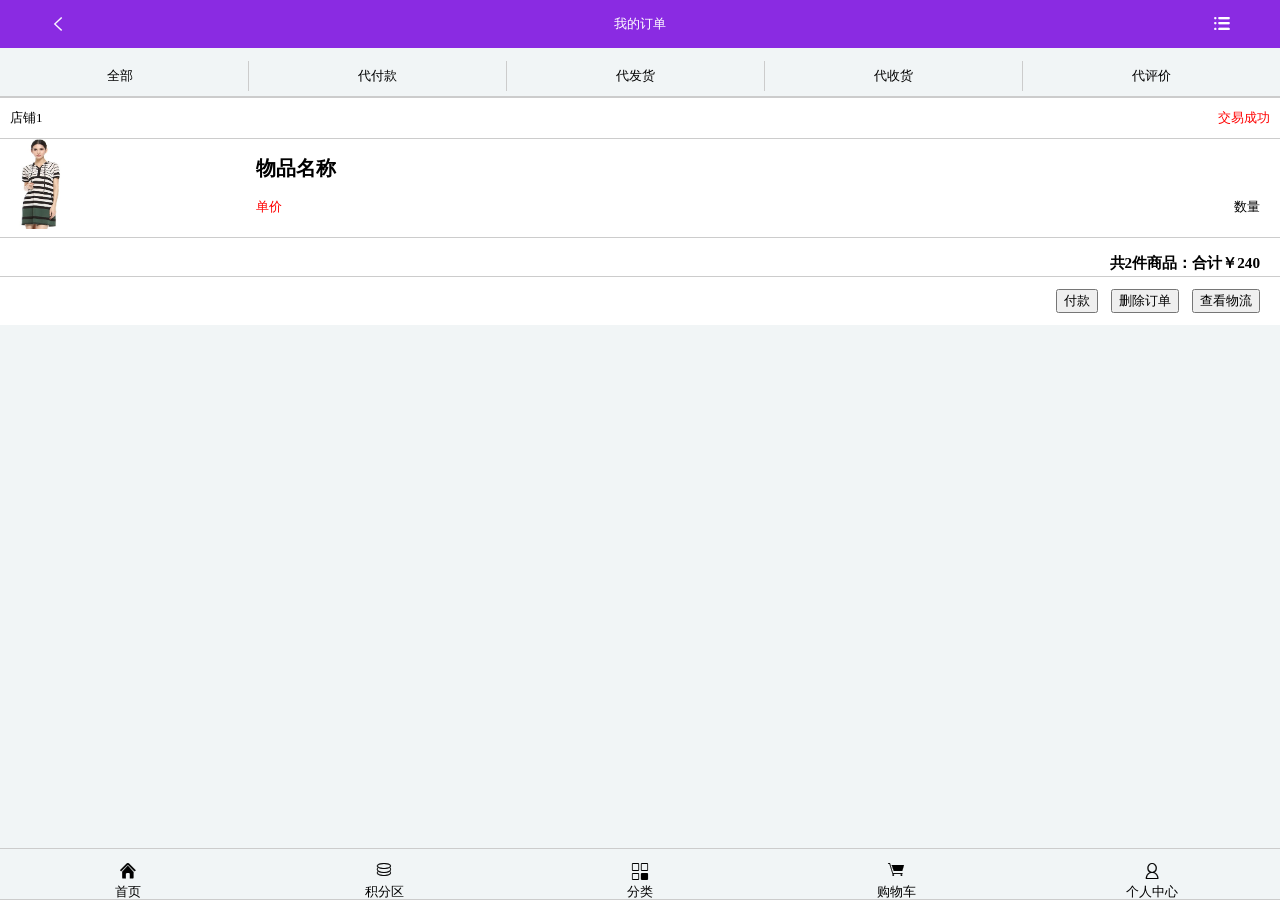
<file: app/html/dingdan.html>
<!DOCTYPE html>
<html>
	<head>
		<meta charset="UTF-8">
		<title>我的订单</title>
		<link rel="stylesheet" href="../tubiao/iconfont.css">
		<meta name="viewport" content="width=device-width,initial-scale=1">
		<link type="text/css" rel="stylesheet" href="../css/style.css" />
	</head>
	<body>
		<header class="header">
				<span class="iconfont icon-left"></span>
				<span>我的订单</span>
			    <span class="iconfont icon-caidan"></span>
		</header>
		<nav class="nav">
			<ul>
				<li>全部</li>
				<li>代付款</li>
				<li>代发货</li>
				<li>代收货</li>
				<li>代评价</li>
			</ul>
		</nav>
		<section class="DDsection">
			<div class="dingdan1">
                <div class="dingdan1_1">
                	<span>店铺1</span><span>交易成功</span>
                </div>		
                <div class="dingdan1_2">
                	<div class="dingdan1_2_1">
                		<img src="../img/56.jpg"/>
                	</div>
                	<div class="dingdan1_2_2">
                		<h2>物品名称</h2>
                		<span>单价</span>
                		<span>数量</span>
                	</div>
                </div>	
                <div class="dingdan1_3">
                	<h3 class="hh3">共<b>2</b>件商品：合计<span>￥240</span></h3>
                </div>	
                <div class="dingdan1_4">
                	<span>
	                	 <button>付款</button>
	                	 <button>删除订单</button>
	                	 <button>查看物流</button>
                	</span>
                </div>	
			</div>
		</section>
		<footer class="footer">
			<ul>
				<li><a><span><span class = "iconfont icon-shouye"></span><p>首页</p></a></li>
				<li><a><span><span class = "iconfont icon-jifen"></span><p>积分区</p></a></li>
				<li><a><span><span class = "iconfont icon-fenlei"></span><p>分类</p></a></li>
				<li><a><span><span class = "iconfont icon-gouwuche"></span><p>购物车</p></a></li>
				<li><a><span><span class = "iconfont icon-geren"></span><p>个人中心</p></a></li>
			</ul>
		</footer>
	</body>
</html>
</file>
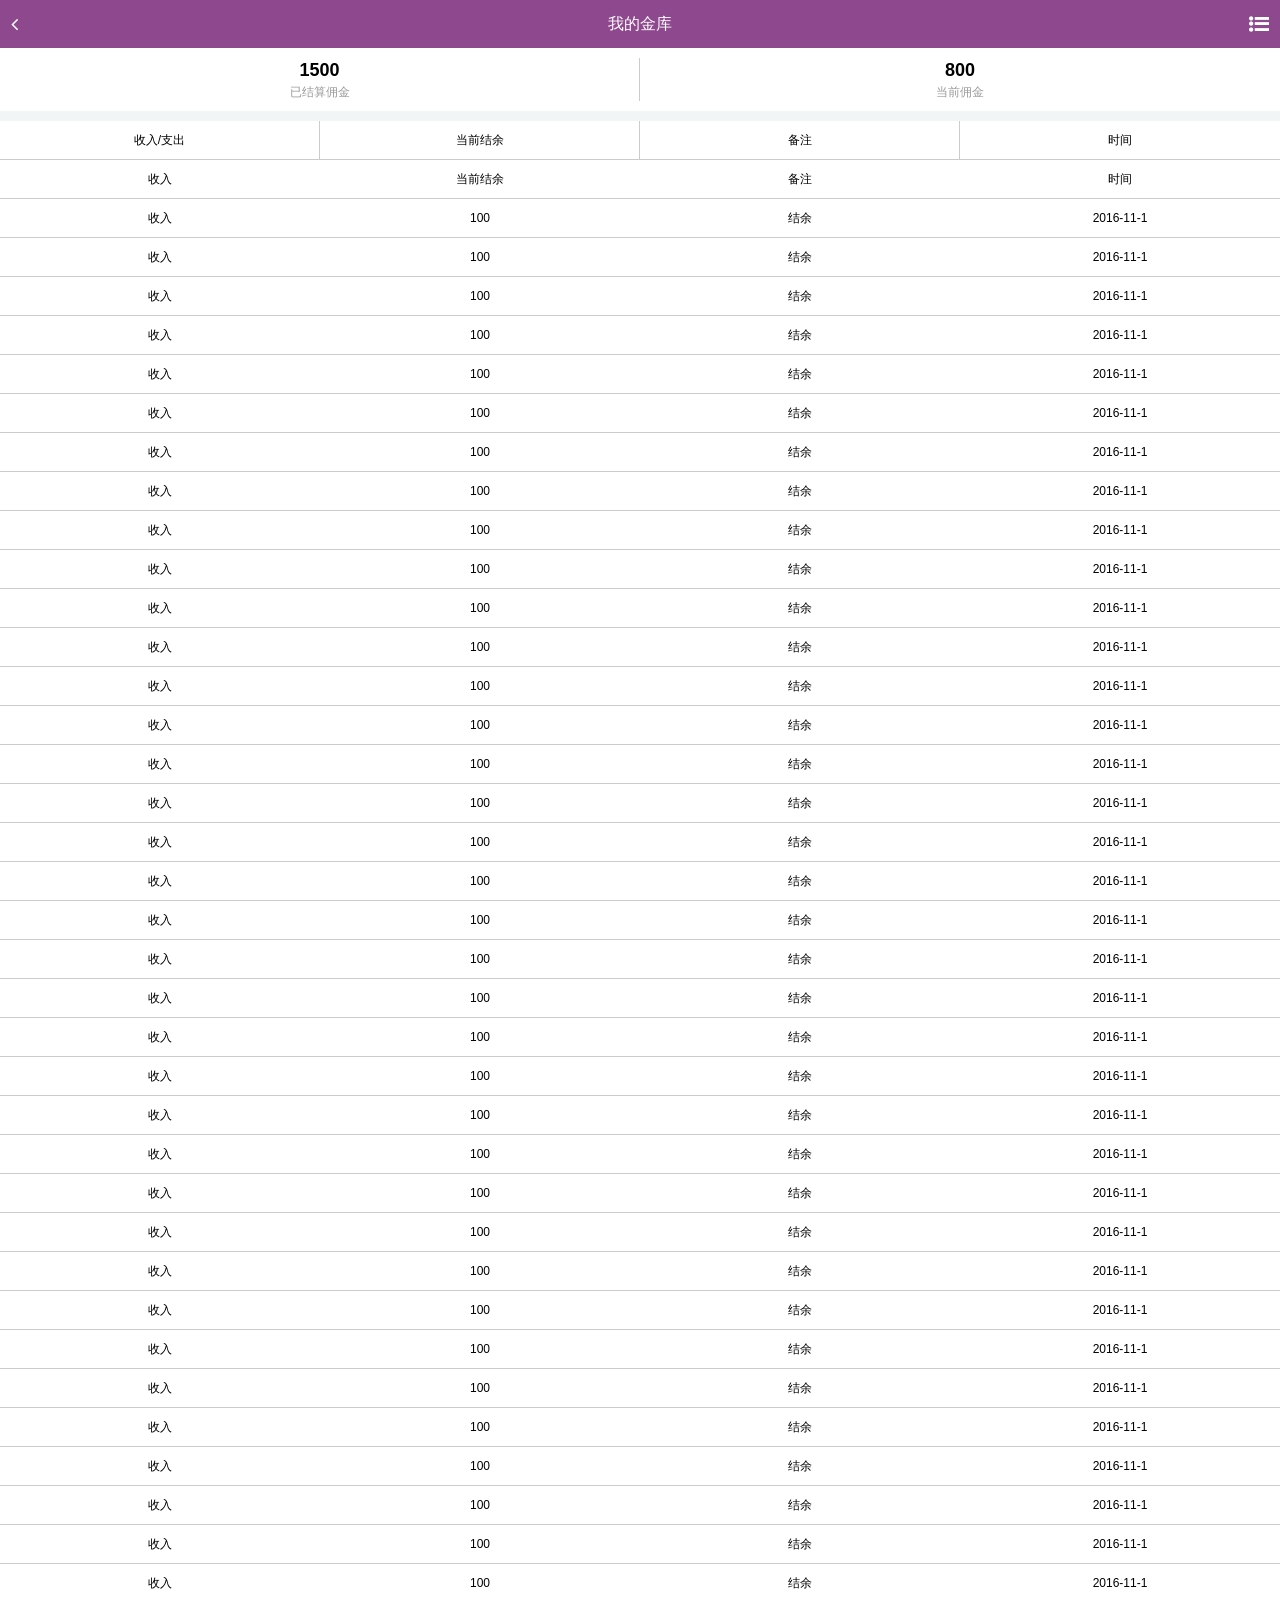
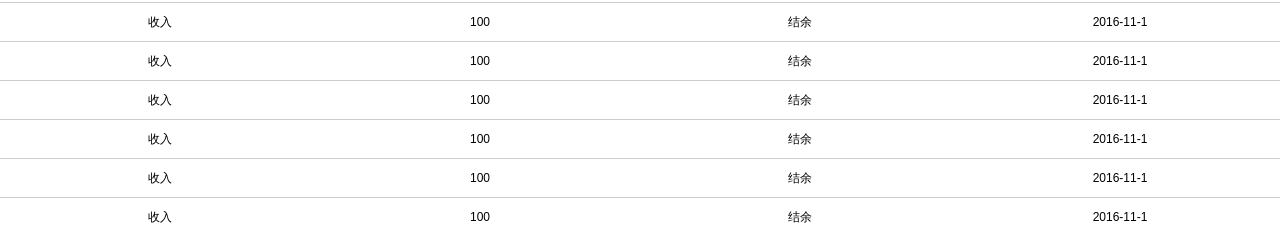
<file: app/html/myVault.html>
<!DOCTYPE html>
<html lang="en">

	<head>
		<meta charset="UTF-8">
		<title>Document</title>
		<link rel="stylesheet" href="../assets/bootstrap/dist/css/bootstrap.min.css" />
		<link rel="stylesheet" href="../assets/fontAwesome/css/font-awesome.min.css" />
		<link rel="stylesheet" href="../assets/swiper/swiper.min.css" />
		<link rel="stylesheet" href="../css/common.css" />
		<link rel="stylesheet" href="../css/myVault.css" />
		<script src="../assets/jquery/jquery.min.js"></script>
		<script src="../assets/bootstrap/dist/js/bootstrap.min.js"></script>
		<script src="../assets/swiper/swiper.jquery.min.js"></script>
		<script src="../js/myVault.js"></script>
	</head>
	<body style=" background: #f1f5f6;">
		<!--头部-->
		<header class="header">
			<i class="fa fa-angle-left" id="memu-left"></i>
			<div class="title">我的金库</div>
			<i class="fa fa-list-ul" id="memu-list"></i>
		</header>
		<!--主体内容-->
		<section class="content">
			<!--大标题-->
			<div class="user-finance">
				<div class="col-xs-6">
					<div>1500</div>
					<div>已结算佣金</div>
				</div>
				<div class="col-xs-6">
					<div>800</div>
					<div>当前佣金</div>
				</div>
			</div>
			<!--二级标题-->
			<div class="column-content">
				<div class="col-xs-3">收入/支出</div>
				<div class="col-xs-3">当前结余</div>
				<div class="col-xs-3">备注</div>
				<div class="col-xs-3">时间</div>
			</div>
			<!--收入支出列表-->
			<div class="list">
				<div class="row-content">
					<div class="col-xs-3">收入</div>
					<div class="col-xs-3">当前结余</div>
					<div class="col-xs-3">备注</div>
					<div class="col-xs-3">时间</div>
				</div>
			</div>
		</section>
		<!--脚部-->
		<footer class="footer"></footer>
	</body>

</html>
</file>
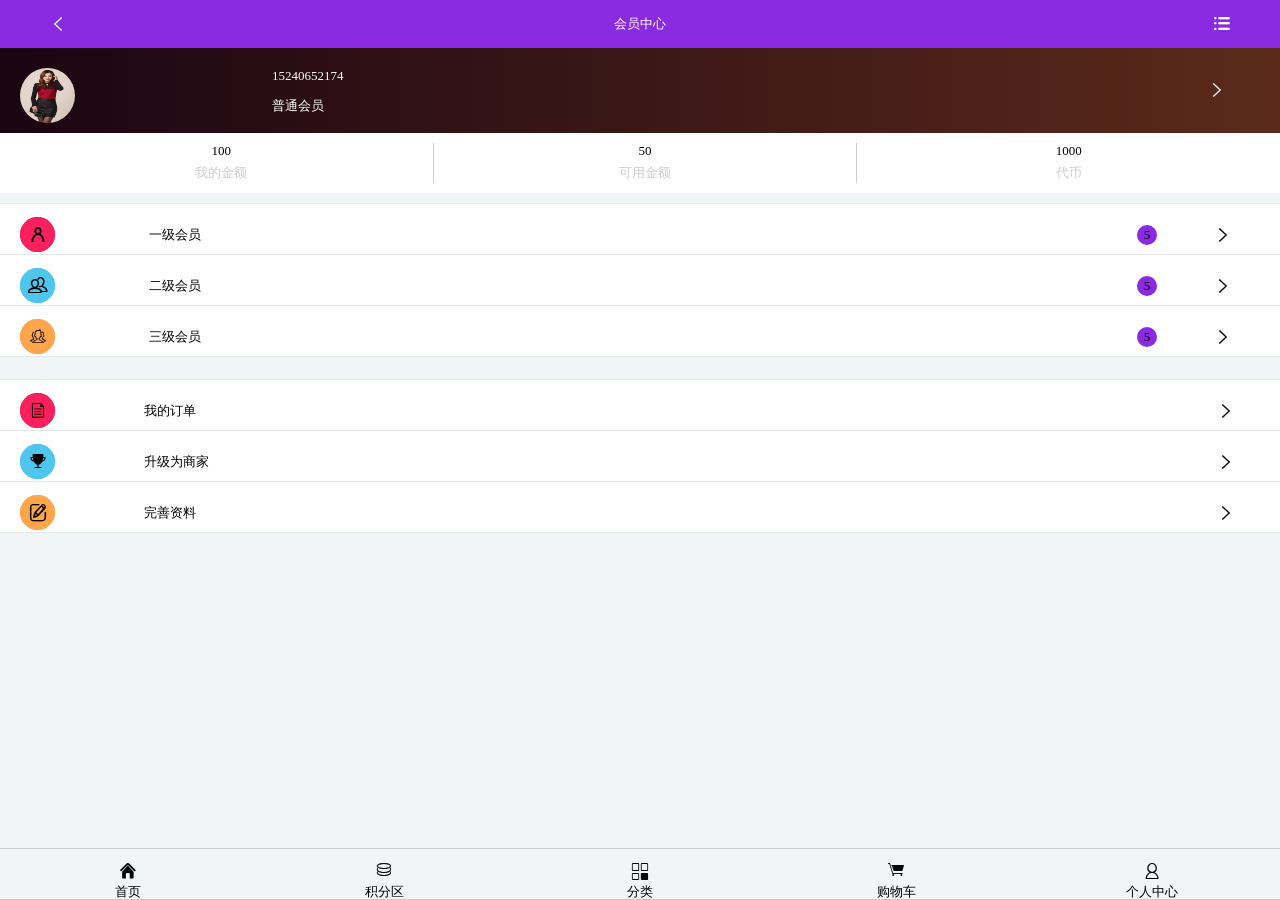
<file: app/html/zhongxin.html>
<!DOCTYPE html>
<html>
	<head>
		<meta charset="UTF-8">
		<link rel="stylesheet" href="../tubiao/iconfont.css">
		<title>个人中心</title>
		<meta name="viewport" content="width=device-width,initial-scale=1">
		<link type="text/css" rel="stylesheet" href="../css/style.css" />
	</head>
	<body>
		<header class="header">
				<span class="iconfont icon-left"></span>
				<span>会员中心</span>
			    <span class="iconfont icon-caidan"></span>
		</header>
		<section class="section">
			<div class="box1">
				<div><img src="../img/18.jpg"/></div>
				<div>
					<p>15240652174</p>
					<p>普通会员</p>
				</div>
				<div>
					<span class="iconfont icon-right"></span>
				</div>
				
			</div>
			<div class="box2">
				<ul>
					<li><span>100</span><p>我的金额</p></li>
					<li><span>50</span><p>可用金额</p></li>
					<li><span>1000</span><p>代币</p></li>
				</ul>
			</div>
			<div class="box3">
				<div>
					<ul>
						<li><span><span class = "iconfont icon-icon01"></span></span></li>
						<li>一级会员</li>
						<li><span>5</span></li>
						<li><span class="iconfont icon-right"></span></li>
					</ul>
				</div>
				<div>
					<ul>
						<li><span><span class = "iconfont icon-huiyuan"></span></span></li>
						<li>二级会员</li>
						<li><span>5</span></li>
						<li><span class="iconfont icon-right"></span></li>
					</ul>
				</div>
				<div>
					<ul>
						<li><span><span class = "iconfont icon-huiyuan1"></span></span></li>
						<li>三级会员</li>
						<li><span>5</span></li>
						<li><span class="iconfont icon-right"></span></li>
					</ul>
				</div>
			</div>
			<div class="box4">
				<div>
					<ul>
						<li><span><span class = "iconfont icon-dingdan"></span></span></li>
						<li>我的订单</li>
						<li><span class="iconfont icon-right"></span></li>
					</ul>
				</div>
				<div>
					<ul>
						<li><span><span class = "iconfont icon-trophyfill"></span></span></li>
						<li>升级为商家</li>
						<li><span class="iconfont icon-right"></span></li>
					</ul>
				</div>
				<div>
					<ul>
						<li><span><span class = "iconfont icon-ziliaotianxie"></span></span></li>
						<li>完善资料</li>
						<li><span class="iconfont icon-right"></span></li>
					</ul>
				</div>
			</div>
		</section>
		<footer class="footer">
			<ul>
				<li><a><span><span class = "iconfont icon-shouye"></span><p>首页</p></a></li>
				<li><a><span><span class = "iconfont icon-jifen"></span><p>积分区</p></a></li>
				<li><a><span><span class = "iconfont icon-fenlei"></span><p>分类</p></a></li>
				<li><a><span><span class = "iconfont icon-gouwuche"></span><p>购物车</p></a></li>
				<li><a><span><span class = "iconfont icon-geren"></span><p>个人中心</p></a></li>
			</ul>
		</footer>
	</body>
</html>
</file>
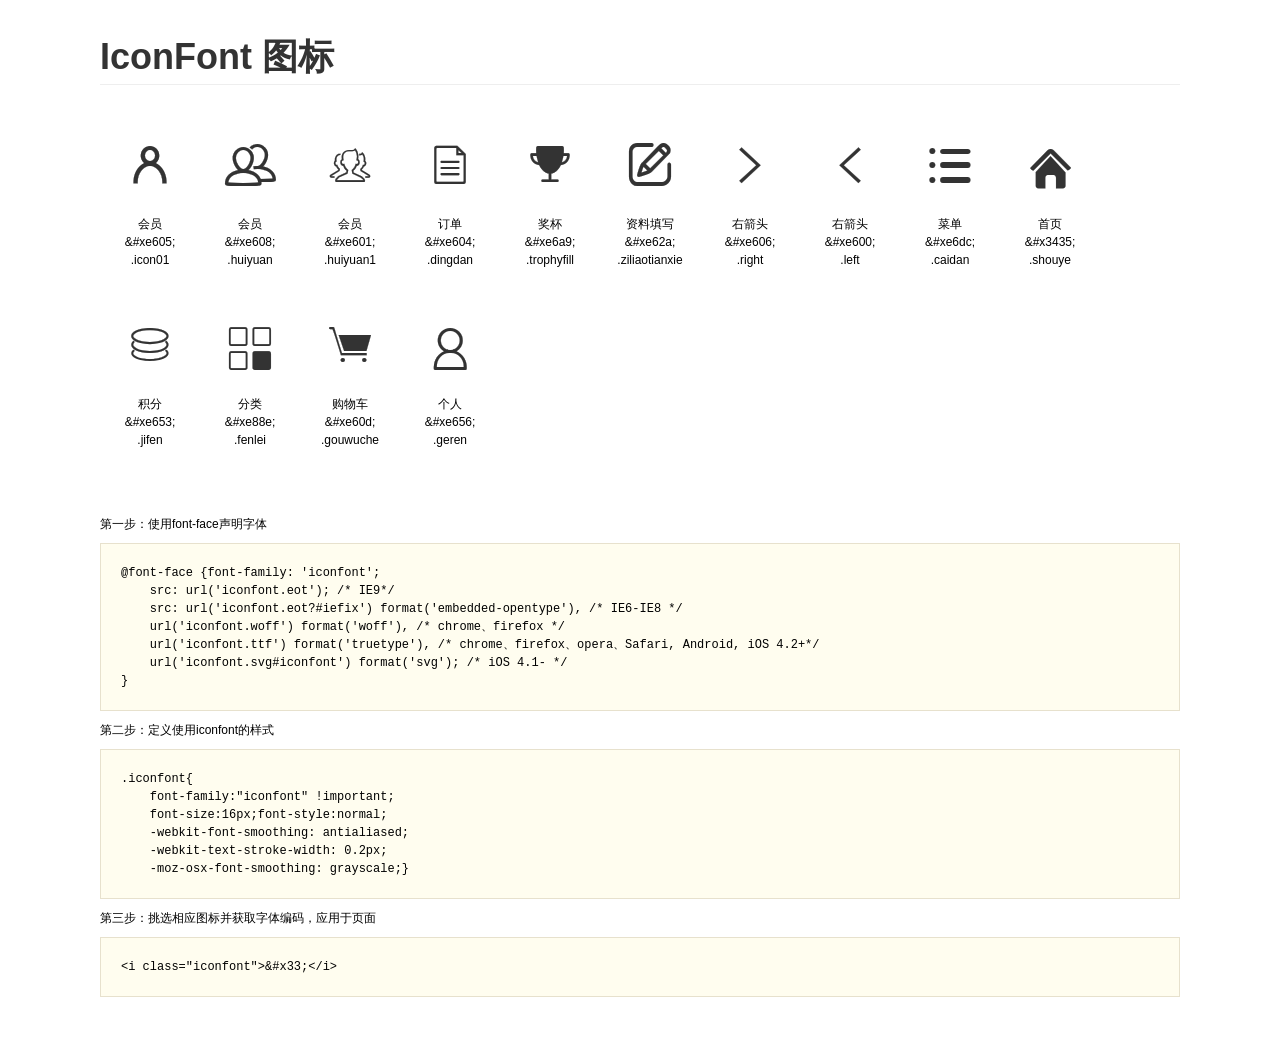
<file: app/tubiao/demo.html>
<!DOCTYPE html>
<html>
<head>
    <meta charset="utf-8"/>
    <title>IconFont</title>
    <link rel="stylesheet" href="demo.css">
    <link rel="stylesheet" href="iconfont.css">
</head>
<body>
    <div class="main">
        <h1>IconFont 图标</h1>
        <ul class="icon_lists clear">
            
                <li>
                <i class="icon iconfont">&#xe605;</i>
                    <div class="name">会员</div>
                    <div class="code">&amp;#xe605;</div>
                    <div class="fontclass">.icon01</div>
                </li>
            
                <li>
                <i class="icon iconfont">&#xe608;</i>
                    <div class="name">会员</div>
                    <div class="code">&amp;#xe608;</div>
                    <div class="fontclass">.huiyuan</div>
                </li>
            
                <li>
                <i class="icon iconfont">&#xe601;</i>
                    <div class="name">会员</div>
                    <div class="code">&amp;#xe601;</div>
                    <div class="fontclass">.huiyuan1</div>
                </li>
            
                <li>
                <i class="icon iconfont">&#xe604;</i>
                    <div class="name">订单</div>
                    <div class="code">&amp;#xe604;</div>
                    <div class="fontclass">.dingdan</div>
                </li>
            
                <li>
                <i class="icon iconfont">&#xe6a9;</i>
                    <div class="name">奖杯</div>
                    <div class="code">&amp;#xe6a9;</div>
                    <div class="fontclass">.trophyfill</div>
                </li>
            
                <li>
                <i class="icon iconfont">&#xe62a;</i>
                    <div class="name">资料填写</div>
                    <div class="code">&amp;#xe62a;</div>
                    <div class="fontclass">.ziliaotianxie</div>
                </li>
            
                <li>
                <i class="icon iconfont">&#xe606;</i>
                    <div class="name">右箭头</div>
                    <div class="code">&amp;#xe606;</div>
                    <div class="fontclass">.right</div>
                </li>
            
                <li>
                <i class="icon iconfont">&#xe600;</i>
                    <div class="name">右箭头</div>
                    <div class="code">&amp;#xe600;</div>
                    <div class="fontclass">.left</div>
                </li>
            
                <li>
                <i class="icon iconfont">&#xe6dc;</i>
                    <div class="name">菜单</div>
                    <div class="code">&amp;#xe6dc;</div>
                    <div class="fontclass">.caidan</div>
                </li>
            
                <li>
                <i class="icon iconfont">&#x3435;</i>
                    <div class="name">首页</div>
                    <div class="code">&amp;#x3435;</div>
                    <div class="fontclass">.shouye</div>
                </li>
            
                <li>
                <i class="icon iconfont">&#xe653;</i>
                    <div class="name">积分</div>
                    <div class="code">&amp;#xe653;</div>
                    <div class="fontclass">.jifen</div>
                </li>
            
                <li>
                <i class="icon iconfont">&#xe88e;</i>
                    <div class="name">分类</div>
                    <div class="code">&amp;#xe88e;</div>
                    <div class="fontclass">.fenlei</div>
                </li>
            
                <li>
                <i class="icon iconfont">&#xe60d;</i>
                    <div class="name">购物车</div>
                    <div class="code">&amp;#xe60d;</div>
                    <div class="fontclass">.gouwuche</div>
                </li>
            
                <li>
                <i class="icon iconfont">&#xe656;</i>
                    <div class="name">个人</div>
                    <div class="code">&amp;#xe656;</div>
                    <div class="fontclass">.geren</div>
                </li>
            
        </ul>


        <div class="helps">
            第一步：使用font-face声明字体
            <pre>
@font-face {font-family: 'iconfont';
    src: url('iconfont.eot'); /* IE9*/
    src: url('iconfont.eot?#iefix') format('embedded-opentype'), /* IE6-IE8 */
    url('iconfont.woff') format('woff'), /* chrome、firefox */
    url('iconfont.ttf') format('truetype'), /* chrome、firefox、opera、Safari, Android, iOS 4.2+*/
    url('iconfont.svg#iconfont') format('svg'); /* iOS 4.1- */
}
</pre>
第二步：定义使用iconfont的样式
            <pre>
.iconfont{
    font-family:"iconfont" !important;
    font-size:16px;font-style:normal;
    -webkit-font-smoothing: antialiased;
    -webkit-text-stroke-width: 0.2px;
    -moz-osx-font-smoothing: grayscale;}
</pre>
第三步：挑选相应图标并获取字体编码，应用于页面
<pre>
&lt;i class="iconfont"&gt;&amp;#x33;&lt;/i&gt;
</pre>
        </div>

    </div>
</body>
</html>
</file>
<file: app/tubiao/iconfont.css>
@font-face {font-family: "iconfont";
  src: url('iconfont.eot?t=1477981957'); /* IE9*/
  src: url('iconfont.eot?t=1477981957#iefix') format('embedded-opentype'), /* IE6-IE8 */
  url('iconfont.woff?t=1477981957') format('woff'), /* chrome, firefox */
  url('iconfont.ttf?t=1477981957') format('truetype'), /* chrome, firefox, opera, Safari, Android, iOS 4.2+*/
  url('iconfont.svg?t=1477981957#iconfont') format('svg'); /* iOS 4.1- */
}

.iconfont {
  font-family:"iconfont" !important;
  font-size:16px;
  font-style:normal;
  -webkit-font-smoothing: antialiased;
  -webkit-text-stroke-width: 0.2px;
  -moz-osx-font-smoothing: grayscale;
}
.icon-icon01:before { content: "\e605"; }
.icon-huiyuan:before { content: "\e608"; }
.icon-huiyuan1:before { content: "\e601"; }
.icon-dingdan:before { content: "\e604"; }
.icon-trophyfill:before { content: "\e6a9"; }
.icon-ziliaotianxie:before { content: "\e62a"; }
.icon-right:before { content: "\e606"; }
.icon-left:before { content: "\e600"; }
.icon-caidan:before { content: "\e6dc"; }
.icon-shouye:before { content: "\3435"; }
.icon-jifen:before { content: "\e653"; }
.icon-fenlei:before { content: "\e88e"; }
.icon-gouwuche:before { content: "\e60d"; }
.icon-geren:before { content: "\e656"; }
</file>
<file: app/css/style.css>
﻿body{font-family:"微软雅黑";font-size:13px;margin:0;padding:0;background:#f1f5f6}.header{height:48px;display:flex;background:blueviolet;line-height:48px;text-align:center}.header span{color:white}.header span:first-child{flex:1}.header span:nth-child(2){flex:9}.header span:last-child{flex:1}.box1{display:flex;height:85px;overflow:hidden;background:linear-gradient(to left, #5b2a1b, #1b0512);color:white}.box1 div:first-child{flex:2;margin-left:20px;margin-top:20px}.box1 div:first-child img{width:55px;height:55px;border-radius:50%}.box1 div:nth-child(2){flex:7}.box1 div:nth-child(2) p:first-child{margin-top:20px}.box1 div:nth-child(2) p:last-child{margin-top:10px}.box1 div:nth-child(3){flex:1;line-height:85px;text-align:center}.box2{display:flex;height:70px;background:#f1f5f6}.box2 ul{flex:1;height:60px;background:white;display:flex;list-style:none;margin-top:0px;margin-left:-30px}.box2 li{flex:1;height:40px;text-align:center;margin-top:10px}.box2 li:nth-child(1){border-right:solid 1px #cccccc}.box2 li:nth-child(2){border-right:solid 1px #cccccc}.box2 li p:nth-child(2){margin-top:5px;color:#cccccc}.box3{display:flex;flex-direction:column;background:white}.box3 div{height:50px;border-top:solid 1px #e7eaec}.box3 div ul{display:flex;flex-direction:row;flex:1;margin-left:-20px}.box3 div li{list-style:none;line-height:36px}.box3 div li:first-child{flex:0.8}.box3 div li:first-child span:first-child{display:block;width:35px;height:35px;background:#fc215e;border-radius:50%;text-align:center}.box3 div:nth-child(2) li:first-child span:first-child{background:#4fc6ee}.box3 div:nth-child(3) li:first-child span:first-child{background:#ffa64c}.box3 div li:nth-child(2){flex:5.3}.box3 div li:nth-child(3){flex:1;justify-content:flex-end;position:relative}.box3 div li:nth-child(3) span{display:block;width:20px;height:20px;text-align:center;line-height:20px;border-radius:50%;position:absolute;right:10px;top:8px;background:blueviolet}.box3 div li:nth-child(4){flex:0.7;text-align:center}.box3 div:nth-child(3){border-bottom:solid 1px #e7eaec}.box4{display:flex;flex-direction:column;margin-top:22px;background:white}.box4 div{height:50px;border-top:solid 1px #e7eaec}.box4 div ul{display:flex;flex-direction:row;flex:1;margin-left:-20px}.box4 div li{list-style:none;line-height:36px}.box4 div li:first-child{flex:0.8}.box4 div li:first-child span:first-child{display:block;width:35px;height:35px;background:#fc215e;border-radius:50%;text-align:center}.box4 div:nth-child(2) li:first-child span:first-child{background:#4fc6ee}.box4 div:nth-child(3) li:first-child span:first-child{background:#ffa64c}.box4 div li:nth-child(2){flex:6.6}.box4 div li:nth-child(3){flex:0.7;text-align:center}.box4 div:nth-child(3){border-bottom:solid 1px #e7eaec}.footer{height:50px;position:fixed;bottom:0;width:100%;display:flex;border-top:solid 1px #cccccc;border-bottom:solid 1px #cccccc}.footer ul{flex:1;display:flex;list-style:none;margin-left:-40px}.footer li{text-align:center;flex:1}.footer li p{margin-top:3px;flex:1}.nav{display:flex;border-bottom:solid 1px #cccccc;height:48px}.nav ul{display:flex;flex:1;list-style:none;margin-left:-50px}.nav li{height:30px;flex:1;text-align:center;border-left:solid 1px #cccccc;line-height:30px}.dingdan1{background:white;margin-bottom:12px}.dingdan1_1{height:40px;display:flex;line-height:40px;border-top:solid 1px #cccccc}.dingdan1_1 span:nth-child(1){flex:1;text-align:left;margin-left:10px}.dingdan1_1 span:nth-child(2){flex:1;text-align:right;margin-right:10px;color:red}.dingdan1_2{height:98px;display:flex;border-top:solid 1px #cccccc}.dingdan1_2 img{width:80px;height:90px}.dingdan1_2_1{flex:1}.dingdan1_2_2{flex:4;position:relative}.dingdan1_2_2 span:nth-child(2){color:red}.dingdan1_2_2 span:nth-child(3){position:absolute;right:20px}.dingdan1_3{display:flex;height:38px;border-top:solid 1px #cccccc;position:relative}.dingdan1_3 .hh3{flex:1;position:absolute;right:20px}.dingdan1_4{display:flex;height:48px;line-height:48px;text-align:right;border-top:solid 1px #cccccc}.dingdan1_4 span{flex:1;margin-right:20px}.dingdan1_4 button{margin-left:10px}
</file>
<file: app/css/common.css>
@charset "UTF-8";
html,
body {
  height: 100%;
}

body {
  font-family: 'Microsoft YaHei',"Comic Sans MS","幼圆","黑体",sans-serif;
  color: #000;
}

/*头部*/
.header {
  position: fixed;
  top: 0;
  right: 0;
  height: 48px;
  line-height: 48px;
  left: 0;
  z-index: 100;
  background-color: #8E488E;
  color: #fff;
  /*头部标题*/
}

.header .title {
  position: absolute;
  left: 40px;
  right: 40px;
  text-align: center;
  font-size: 16px;
}
</file>
<file: app/css/myVault.css>
@charset "UTF-8";
/*头部按钮*/
.header #memu-list, .header #memu-left {
  font-size: 20px;
  padding: 0 6px;
  position: absolute;
  right: 5px;
  height: 48px;
  line-height: 48px;
  cursor: pointer;
}

.header #memu-left {
  right: 0;
  left: 5px;
}

/*主体内容*/
.content {
  margin: 48px 0 54px;
}

.content .user-finance {
  background: #fff;
  overflow: hidden;
  padding: 10px 0;
}

.content .user-finance div {
  text-align: center;
}

.content .user-finance div div:first-child {
  font-size: 18px;
  font-weight: bold;
}

.content .user-finance div div:last-child {
  font-size: 12px;
  color: #98999A;
}

.content .user-finance .col-xs-6:first-child {
  border-right: #ccc solid 1px;
}

.content .column-content {
  margin-top: 10px;
  background: #fff;
  overflow: hidden;
  text-align: center;
}

.content .column-content .col-xs-3:last-child {
  border: none;
}

.content .column-content .col-xs-3, .content .row-content .col-xs-3 {
  border-right: solid 1px #ccc;
  min-height: 38px;
  padding: 0;
  text-align: center;
  line-height: 38px;
  display: inline-block;
  font-size: 12px;
}

.content .list {
  background: #fff;
  overflow: hidden;
}

.content .list .row-content {
  border-top: solid 1px #ccc;
  overflow: hidden;
}

.content .list .row-content .col-xs-3 {
  border: none;
}
</file>
<file: app/tubiao/demo.css>
*{margin: 0;padding: 0;list-style: none;}
/*
KISSY CSS Reset
理念：1. reset 的目的不是清除浏览器的默认样式，这仅是部分工作。清除和重置是紧密不可分的。
2. reset 的目的不是让默认样式在所有浏览器下一致，而是减少默认样式有可能带来的问题。
3. reset 期望提供一套普适通用的基础样式。但没有银弹，推荐根据具体需求，裁剪和修改后再使用。
特色：1. 适应中文；2. 基于最新主流浏览器。
维护：玉伯<lifesinger@gmail.com>, 正淳<ragecarrier@gmail.com>
 */

/** 清除内外边距 **/
body, h1, h2, h3, h4, h5, h6, hr, p, blockquote, /* structural elements 结构元素 */
dl, dt, dd, ul, ol, li, /* list elements 列表元素 */
pre, /* text formatting elements 文本格式元素 */
form, fieldset, legend, button, input, textarea, /* form elements 表单元素 */
th, td /* table elements 表格元素 */ {
  margin: 0;
  padding: 0;
}

/** 设置默认字体 **/
body,
button, input, select, textarea /* for ie */ {
  font: 12px/1.5 tahoma, arial, \5b8b\4f53, sans-serif;
}
h1, h2, h3, h4, h5, h6 { font-size: 100%; }
address, cite, dfn, em, var { font-style: normal; } /* 将斜体扶正 */
code, kbd, pre, samp { font-family: courier new, courier, monospace; } /* 统一等宽字体 */
small { font-size: 12px; } /* 小于 12px 的中文很难阅读，让 small 正常化 */

/** 重置列表元素 **/
ul, ol { list-style: none; }

/** 重置文本格式元素 **/
a { text-decoration: none; }
a:hover { text-decoration: underline; }


/** 重置表单元素 **/
legend { color: #000; } /* for ie6 */
fieldset, img { border: 0; } /* img 搭车：让链接里的 img 无边框 */
button, input, select, textarea { font-size: 100%; } /* 使得表单元素在 ie 下能继承字体大小 */
/* 注：optgroup 无法扶正 */

/** 重置表格元素 **/
table { border-collapse: collapse; border-spacing: 0; }

/* 清除浮动 */
.ks-clear:after, .clear:after {
  content: '\20';
  display: block;
  height: 0;
  clear: both;
}
.ks-clear, .clear {
  *zoom: 1;
}

.main {padding: 30px 100px;}
.main h1{font-size:36px; color:#333; text-align:left;margin-bottom:30px; border-bottom: 1px solid #eee;}

.helps{margin-top:40px;}
.helps pre{
  padding:20px;
  margin:10px 0;
  border:solid 1px #e7e1cd;
  background-color: #fffdef;
  overflow: auto;
}

.icon_lists li{
  float:left;
  width: 100px;
  height:180px;
  text-align: center;
}
.icon_lists .icon{
  font-size: 42px;
  line-height: 100px;
  margin: 10px 0;
  color:#333;
  -webkit-transition: font-size 0.25s ease-out 0s;
  -moz-transition: font-size 0.25s ease-out 0s;
  transition: font-size 0.25s ease-out 0s;

}
.icon_lists .icon:hover{
  font-size: 100px;
}
</file>
